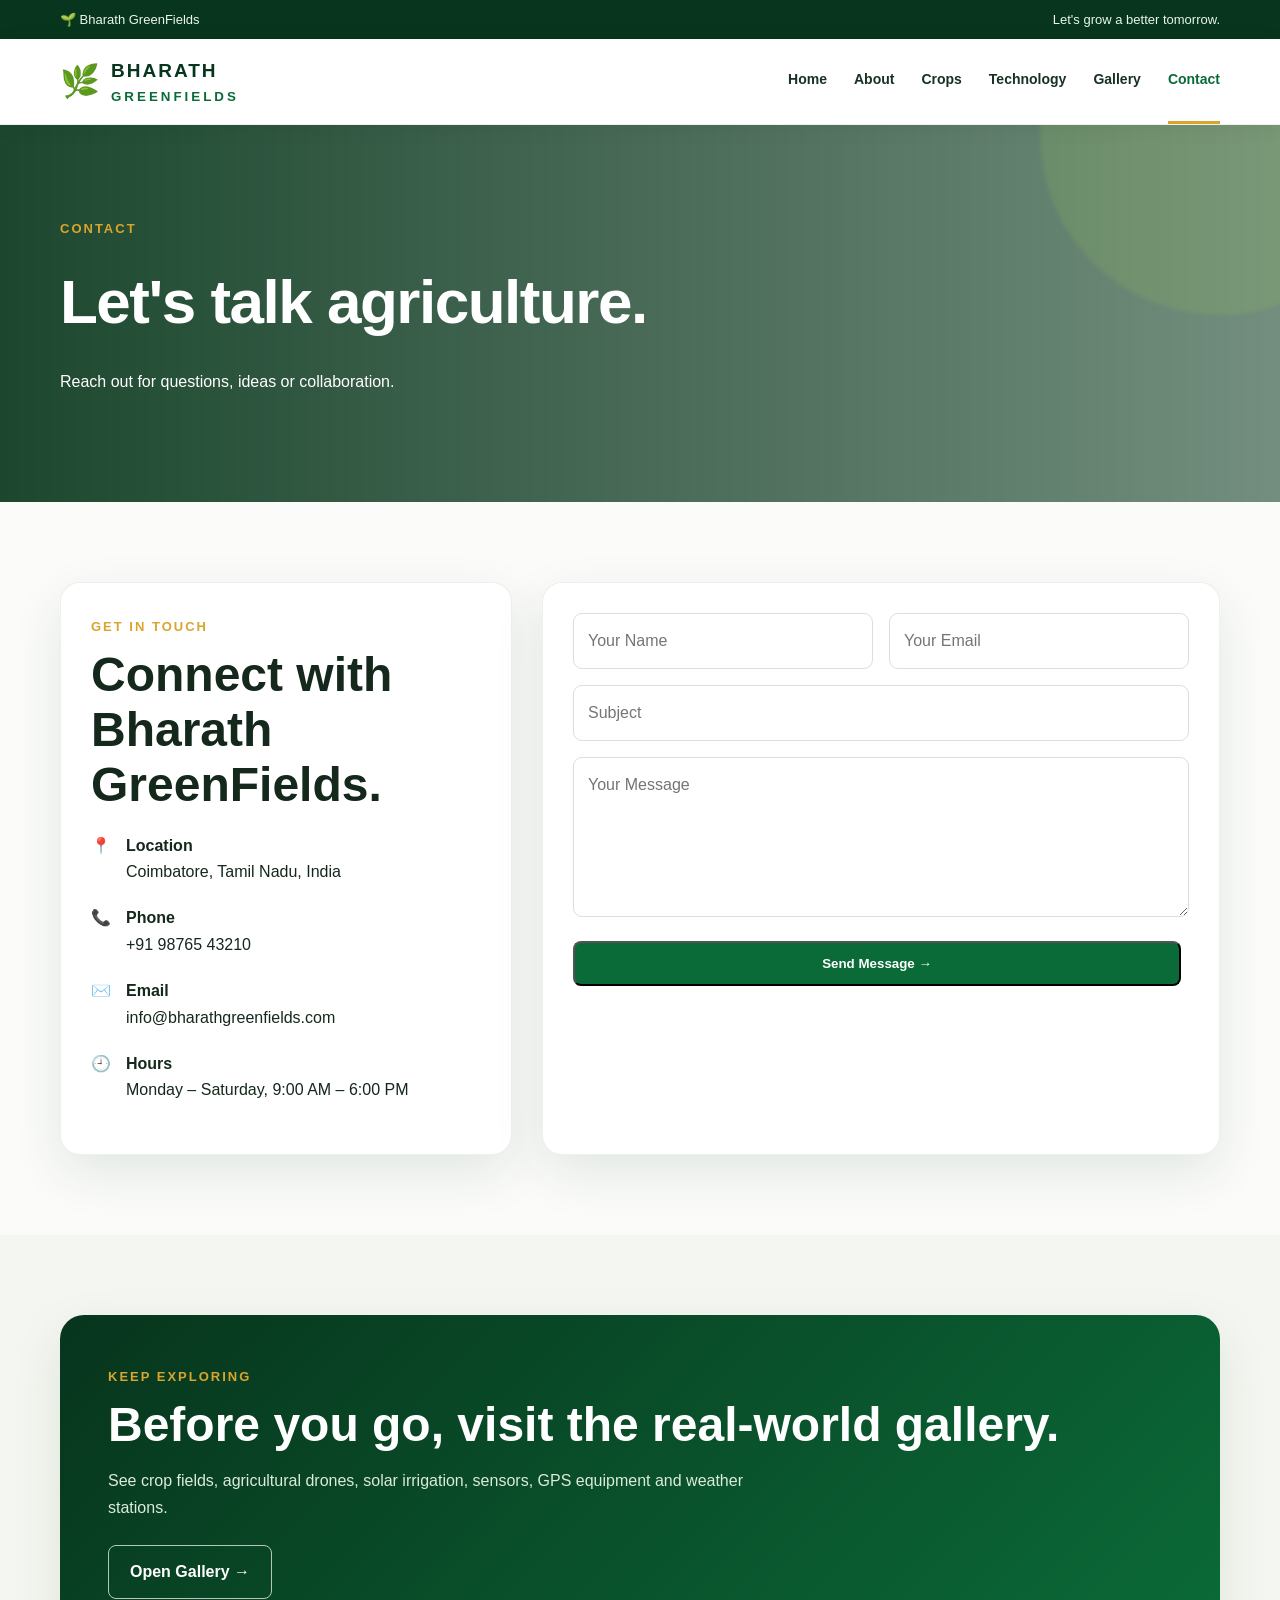
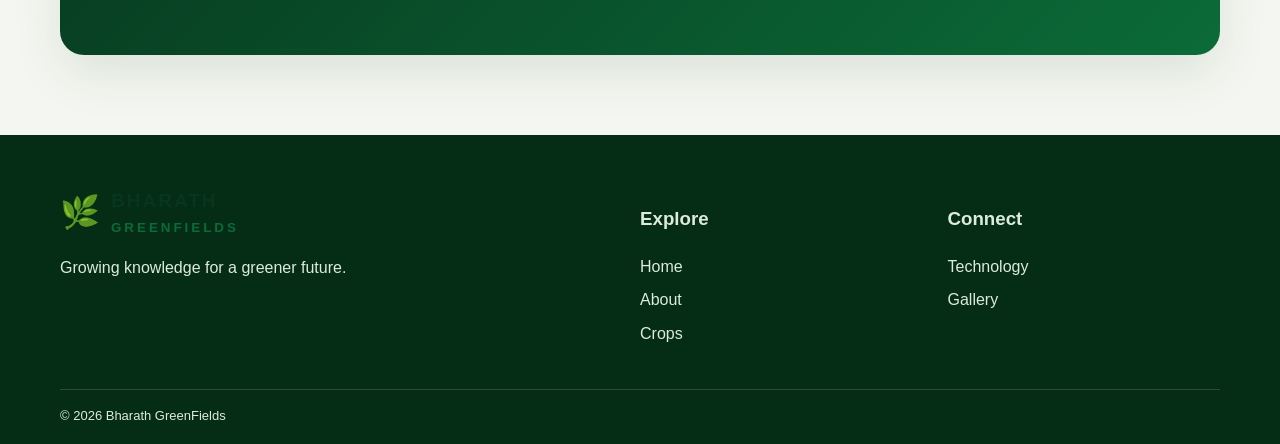
<file: contact.html>
<!doctype html><html lang="en"><head><meta charset="utf-8"><meta name="viewport" content="width=device-width,initial-scale=1"><title>Contact | Bharath GreenFields</title><link rel="stylesheet" href="style.css"><link rel="stylesheet" href="professional-3d.css">
</head><body><div class="top"><div class="container"><span>🌱 Bharath GreenFields</span><span>Let's grow a better tomorrow.</span></div></div><header class="navwrap"><div class="container nav"><a class="brand" href="index.html"><span class="brandmark">🌿</span><span><strong>BHARATH</strong><small>GREENFIELDS</small></span></a><button class="menu">☰</button><nav class="links"><a href="index.html">Home</a><a href="about.html">About</a><a href="crops.html">Crops</a><a href="technology.html">Technology</a><a href="gallery.html">Gallery</a><a class="active" href="contact.html">Contact</a></nav></div></header><main><section class="page-hero"><div class="container"><span class="kicker">Contact</span><h1>Let's talk agriculture.</h1><p>Reach out for questions, ideas or collaboration.</p></div></section><section class="section"><div class="container contact-grid"><div class="contact-box"><span class="kicker">Get In Touch</span><h2>Connect with Bharath GreenFields.</h2><div class="contact-item"><span>📍</span><div><b>Location</b>Coimbatore, Tamil Nadu, India</div></div><div class="contact-item"><span>📞</span><div><b>Phone</b>+91 98765 43210</div></div><div class="contact-item"><span>✉️</span><div><b>Email</b>info@bharathgreenfields.com</div></div><div class="contact-item"><span>🕘</span><div><b>Hours</b>Monday – Saturday, 9:00 AM – 6:00 PM</div></div></div><div class="formbox"><form class="form"><input required placeholder="Your Name"><input required type="email" placeholder="Your Email"><input class="full" placeholder="Subject"><textarea placeholder="Your Message"></textarea><button class="btn primary full" type="submit">Send Message →</button></form></div></div></section><section class="section cream"><div class="container band"><span class="kicker">Keep Exploring</span><h2>Before you go, visit the real-world gallery.</h2><p>See crop fields, agricultural drones, solar irrigation, sensors, GPS equipment and weather stations.</p><a class="btn outline" href="gallery.html">Open Gallery →</a></div></section></main><footer class="footer"><div class="container footer-grid"><div><div class="brand"><span class="brandmark">🌿</span><span><strong>BHARATH</strong><small>GREENFIELDS</small></span></div><p>Growing knowledge for a greener future.</p></div><div><h3>Explore</h3><a href="index.html">Home</a><a href="about.html">About</a><a href="crops.html">Crops</a></div><div><h3>Connect</h3><a href="technology.html">Technology</a><a href="gallery.html">Gallery</a></div></div><div class="container copyright">© 2026 Bharath GreenFields</div></footer><script src="script.js"></script><script src="professional-3d.js" defer></script>
</body></html>
</file>
<file: style.css>
:root{--green:#0b5d2a;--dark:#063b1b;--lime:#78b833;--gold:#e7b83c;--cream:#f5f1e6;--ink:#173322;--muted:#617064;--white:#fff;--shadow:0 18px 45px rgba(8,45,24,.12)}*{box-sizing:border-box}html{scroll-behavior:smooth}body{margin:0;font-family:Inter,Arial,sans-serif;color:var(--ink);background:#fff;line-height:1.65}.container{width:min(1160px,92%);margin:auto}.top{background:var(--dark);color:#eaf6e8;font-size:13px;padding:9px 0}.top .container{display:flex;justify-content:space-between;gap:20px}.navwrap{position:sticky;top:0;z-index:20;background:rgba(255,255,255,.96);backdrop-filter:blur(12px);box-shadow:0 3px 20px rgba(0,0,0,.06)}.nav{min-height:78px;display:flex;align-items:center;justify-content:space-between}.brand{display:flex;align-items:center;gap:11px;text-decoration:none;color:var(--dark)}.brandmark{font-size:32px}.brand strong{display:block;letter-spacing:2px;font-size:19px}.brand small{display:block;letter-spacing:3px;color:var(--green);font-weight:800}.links{display:flex;gap:27px;align-items:center}.links a{color:#183122;text-decoration:none;font-weight:700;font-size:14px;padding:29px 0;border-bottom:3px solid transparent}.links a:hover,.links a.active{color:var(--green);border-color:var(--gold)}.menu{display:none;border:0;background:none;font-size:27px}.hero{min-height:650px;background:linear-gradient(90deg,rgba(3,47,20,.82),rgba(3,47,20,.18)),url('https://commons.wikimedia.org/wiki/Special:Redirect/file/Rice_Paddy_Field.jpg') center/cover;display:flex;align-items:center;color:#fff}.hero-grid{display:grid;grid-template-columns:1.05fr .75fr;gap:40px;align-items:center}.hero h1{font-size:clamp(44px,6vw,78px);line-height:1.02;margin:15px 0}.hero h1 span{color:#bde47b}.hero p{font-size:18px;max-width:620px;color:#eef8ec}.eyebrow,.kicker{color:var(--gold);font-weight:900;letter-spacing:2px;text-transform:uppercase;font-size:13px}.btn{display:inline-block;text-decoration:none;border-radius:8px;padding:13px 21px;font-weight:800;margin:8px 8px 8px 0}.primary{background:var(--green);color:#fff}.outline{border:1px solid rgba(255,255,255,.7);color:#fff}.section{padding:80px 0}.cream{background:var(--cream)}.section-head{text-align:center;max-width:700px;margin:0 auto 40px}.section h2{font-size:clamp(30px,4vw,48px);line-height:1.15;margin:8px 0 15px}.section-head p,.muted{color:var(--muted)}.stats{display:grid;grid-template-columns:repeat(4,1fr);gap:14px;margin-top:35px}.stat{background:rgba(255,255,255,.13);border:1px solid rgba(255,255,255,.2);padding:18px;border-radius:14px;text-align:center}.stat strong{display:block;font-size:28px}.cards{display:grid;grid-template-columns:repeat(3,1fr);gap:22px}.card{background:#fff;border-radius:18px;box-shadow:var(--shadow);overflow:hidden}.card img{width:100%;height:210px;object-fit:cover;display:block}.card-body{padding:22px}.card h3{margin:6px 0 8px;font-size:22px}.card p{color:var(--muted);margin:0}.tag{display:inline-block;color:var(--green);font-size:12px;font-weight:900;letter-spacing:1px;text-transform:uppercase}.split{display:grid;grid-template-columns:1fr 1fr;gap:55px;align-items:center}.profile-wrap{position:relative;min-height:500px;border-radius:24px;overflow:hidden;background:url('https://commons.wikimedia.org/wiki/Special:Redirect/file/Rice_paddy_field.jpg') center/cover;box-shadow:var(--shadow)}.profile-wrap:after{content:'';position:absolute;inset:0;background:linear-gradient(180deg,transparent 35%,rgba(3,47,20,.75))}.profile-wrap img{position:absolute;z-index:2;bottom:0;left:50%;transform:translateX(-50%);height:90%;width:82%;object-fit:cover;object-position:center top;border-radius:18px 18px 0 0;box-shadow:0 20px 40px rgba(0,0,0,.25)}.profile-caption{position:absolute;z-index:4;left:25px;bottom:22px;color:#fff}.profile-caption strong{display:block;font-size:24px}.profile-caption span{font-size:13px}.page-hero{padding:90px 0;background:linear-gradient(90deg,rgba(4,51,24,.9),rgba(4,51,24,.55)),url('https://commons.wikimedia.org/wiki/Special:Redirect/file/Sugarcane_Field.jpg') center/cover;color:#fff}.page-hero h1{font-size:clamp(40px,5vw,62px);margin:10px 0}.page-hero p{max-width:720px}.tech-grid{display:grid;grid-template-columns:repeat(3,1fr);gap:22px}.tech-card{position:relative}.tech-card img{height:220px}.tech-card .number{position:absolute;top:15px;left:15px;background:#fff;color:var(--green);border-radius:50%;width:40px;height:40px;display:grid;place-items:center;font-weight:900;box-shadow:0 8px 20px rgba(0,0,0,.15)}.band{background:linear-gradient(135deg,var(--dark),var(--green));border-radius:24px;padding:48px;color:#fff;box-shadow:var(--shadow)}.band p{max-width:680px;color:#dcebdc}.gallery{display:grid;grid-template-columns:repeat(3,1fr);gap:18px}.gallery figure{margin:0;position:relative;border-radius:16px;overflow:hidden;height:270px;background:#ddd}.gallery img{width:100%;height:100%;object-fit:cover;transition:.4s}.gallery figure:hover img{transform:scale(1.06)}.gallery figcaption{position:absolute;left:0;right:0;bottom:0;padding:25px 18px 15px;color:#fff;font-weight:900;background:linear-gradient(transparent,rgba(0,0,0,.8))}.contact-grid{display:grid;grid-template-columns:.8fr 1.2fr;gap:30px}.contact-box,.formbox{background:#fff;border-radius:20px;padding:30px;box-shadow:var(--shadow)}.contact-item{display:flex;gap:15px;margin:20px 0}.contact-item b{display:block}.form{display:grid;grid-template-columns:1fr 1fr;gap:16px}.form input,.form textarea{width:100%;padding:14px;border:1px solid #d9e2d8;border-radius:9px;font:inherit}.form textarea{min-height:160px;grid-column:1/-1}.form .full{grid-column:1/-1}.footer{background:#052d16;color:#dcebdc;padding:50px 0 18px}.footer-grid{display:grid;grid-template-columns:2fr 1fr 1fr;gap:35px}.footer a{display:block;color:#dcebdc;text-decoration:none;margin:7px 0}.copyright{border-top:1px solid rgba(255,255,255,.15);margin-top:35px;padding-top:15px;font-size:13px}.source-note{font-size:12px;color:#6f7c71;margin-top:20px}.source-note a{color:var(--green)}@media(max-width:850px){.links{display:none}.menu{display:block}.nav.open .links{display:flex;position:absolute;left:0;right:0;top:78px;background:#fff;flex-direction:column;padding:20px;gap:5px}.nav.open .links a{padding:9px}.hero-grid,.split,.contact-grid{grid-template-columns:1fr}.cards,.tech-grid,.gallery{grid-template-columns:1fr 1fr}.stats{grid-template-columns:1fr 1fr}.hero{min-height:700px}.profile-wrap{min-height:440px}}@media(max-width:560px){.cards,.tech-grid,.gallery,.footer-grid,.stats,.form{grid-template-columns:1fr}.top .container{flex-direction:column}.hero{min-height:760px}.hero h1{font-size:48px}.section{padding:55px 0}}
</file>
<file: professional-3d.css>
/* Professional 3D enhancement layer */
:root{
  --glass: rgba(255,255,255,.10);
  --glass-border: rgba(255,255,255,.20);
  --shadow3d: 0 24px 60px rgba(0,0,0,.22);
  --accent: #00d4ff;
}
body{perspective:1200px;}
.navbar, nav, header{
  position:relative; z-index:1000;
}
.card, .teacher-card, .faculty-card, .feature-card, .service-card, .crop-card,
.vehicle-card, .gallery-item, .box, .content-card, .course-card, .stat-card{
  transform-style:preserve-3d;
  transition:transform .35s ease, box-shadow .35s ease, border-color .35s ease;
  will-change:transform;
}
.card:hover, .teacher-card:hover, .faculty-card:hover, .feature-card:hover,
.service-card:hover, .crop-card:hover, .vehicle-card:hover, .gallery-item:hover,
.box:hover, .content-card:hover, .course-card:hover, .stat-card:hover{
  transform:translateY(-8px) rotateX(2deg) rotateY(-2deg);
  box-shadow:var(--shadow3d);
}
img{transition:transform .45s ease, filter .45s ease;}
.card:hover img, .teacher-card:hover img, .faculty-card:hover img,
.crop-card:hover img, .vehicle-card:hover img, .gallery-item:hover img{
  transform:scale(1.035);
}
.glass-panel{
  background:linear-gradient(135deg,rgba(255,255,255,.16),rgba(255,255,255,.05));
  backdrop-filter:blur(14px);
  -webkit-backdrop-filter:blur(14px);
  border:1px solid var(--glass-border);
  box-shadow:var(--shadow3d);
  border-radius:20px;
}
.reveal{opacity:0;transform:translateY(30px);transition:opacity .7s ease,transform .7s ease;}
.reveal.visible{opacity:1;transform:none;}
.popup-overlay{
  position:fixed;inset:0;background:rgba(4,10,25,.72);backdrop-filter:blur(7px);
  display:flex;align-items:center;justify-content:center;z-index:9999;
  opacity:0;visibility:hidden;transition:.3s ease;padding:20px;
}
.popup-overlay.active{opacity:1;visibility:visible;}
.popup-box{
  width:min(560px,100%);background:linear-gradient(145deg,#fff,#edf7ff);
  color:#132033;border-radius:24px;padding:30px;position:relative;
  box-shadow:0 35px 100px rgba(0,0,0,.35);
  transform:translateY(25px) scale(.94);transition:.35s ease;
}
.popup-overlay.active .popup-box{transform:none;}
.popup-close{
  position:absolute;right:16px;top:12px;width:38px;height:38px;border:0;border-radius:50%;
  background:#132033;color:#fff;font-size:22px;cursor:pointer;
}
.popup-box h2{margin-top:0;font-size:28px;}
.popup-actions{display:flex;gap:12px;flex-wrap:wrap;margin-top:20px;}
.popup-actions button,.popup-actions a{
  border:0;border-radius:12px;padding:12px 18px;cursor:pointer;text-decoration:none;
}
#backToTop{
  position:fixed;right:22px;bottom:22px;width:48px;height:48px;border:0;border-radius:50%;
  background:#132033;color:#fff;z-index:3000;cursor:pointer;opacity:0;pointer-events:none;
  transition:.25s;box-shadow:0 12px 30px rgba(0,0,0,.25);
}
#backToTop.show{opacity:1;pointer-events:auto;}
#welcomeToast{
  position:fixed;left:50%;bottom:24px;transform:translate(-50%,30px);
  background:#132033;color:#fff;padding:13px 18px;border-radius:14px;z-index:9998;
  opacity:0;pointer-events:none;transition:.35s;box-shadow:0 14px 35px rgba(0,0,0,.25);
}
#welcomeToast.show{opacity:1;transform:translate(-50%,0);}
@media(max-width:700px){
  .popup-box{padding:24px}
}

/* Final professional polish */
:root{
  --green:#0b6b38;
  --dark:#07351d;
  --lime:#9acb54;
  --gold:#d9a52e;
  --cream:#f4f7f1;
  --ink:#15281c;
  --muted:#66746a;
  --shadow:0 18px 50px rgba(6,45,24,.10);
}
body{background:#fbfcfa;overflow-x:hidden}
.navwrap{border-bottom:1px solid rgba(7,53,29,.07)}
.brand{transition:transform .25s ease}
.brand:hover{transform:translateY(-1px)}
.links a{transition:color .2s ease,border-color .2s ease}
.hero{position:relative;isolation:isolate;background-position:center}
.hero:after{content:"";position:absolute;inset:0;z-index:-1;background:radial-gradient(circle at 78% 45%,rgba(154,203,84,.22),transparent 28%)}
.hero h1{letter-spacing:-2.5px;text-shadow:0 8px 30px rgba(0,0,0,.18)}
.hero p{line-height:1.75}
.hero .btn{box-shadow:0 12px 25px rgba(0,0,0,.15);transition:transform .25s ease,box-shadow .25s ease}
.hero .btn:hover{transform:translateY(-3px);box-shadow:0 16px 30px rgba(0,0,0,.22)}
.stats{gap:12px}
.stat{border-radius:14px;backdrop-filter:blur(10px);transition:transform .25s ease,background .25s ease}
.stat:hover{transform:translateY(-4px);background:rgba(255,255,255,.18)}
.section{position:relative}
.section-head h2{letter-spacing:-1px}
.card{border:1px solid rgba(7,53,29,.06);transition:transform .35s ease,box-shadow .35s ease}
.card-body{background:linear-gradient(180deg,#fff,#fbfdfb)}
.card h3{letter-spacing:-.3px}
.card img{filter:saturate(.96)}
.card:hover{box-shadow:0 25px 60px rgba(7,53,29,.16)}
.page-hero{position:relative;overflow:hidden}
.page-hero:after{content:"";position:absolute;width:360px;height:360px;right:-120px;top:-170px;border-radius:50%;background:rgba(154,203,84,.16);filter:blur(2px)}
.page-hero .container{position:relative;z-index:1}
.page-hero h1{letter-spacing:-1.5px}
.gallery figure{box-shadow:0 15px 40px rgba(6,45,24,.12);transition:transform .35s ease,box-shadow .35s ease}
.gallery figure:hover{transform:translateY(-6px);box-shadow:0 24px 55px rgba(6,45,24,.20)}
.contact-box,.formbox{border:1px solid rgba(7,53,29,.07)}
.form input:focus,.form textarea:focus{outline:none;border-color:var(--green);box-shadow:0 0 0 4px rgba(11,107,56,.09)}
.footer{position:relative}
.scroll-progress{position:fixed;left:0;top:0;height:3px;width:0;background:linear-gradient(90deg,var(--lime),var(--gold));z-index:10000;box-shadow:0 0 12px rgba(154,203,84,.45)}
.reveal{opacity:0;transform:translateY(22px);transition:opacity .65s ease,transform .65s ease}
.reveal.visible{opacity:1;transform:none}
@media(max-width:850px){
  .navwrap{position:sticky}
  .nav.open .links{box-shadow:0 18px 35px rgba(0,0,0,.10);border-top:1px solid #edf1ed}
}

/* Enhanced crop photography */
.cards .card { overflow: hidden; }
.cards .card > img {
  width: 100%;
  height: 270px;
  display: block;
  object-fit: cover;
  object-position: center;
  image-rendering: auto;
  background: #e8efe8;
  transition: transform .55s ease, filter .55s ease;
}
.cards .card:hover > img {
  transform: scale(1.045);
  filter: saturate(1.08) contrast(1.04);
}
@media (max-width: 700px) {
  .cards .card > img { height: 230px; }
}
</file>
